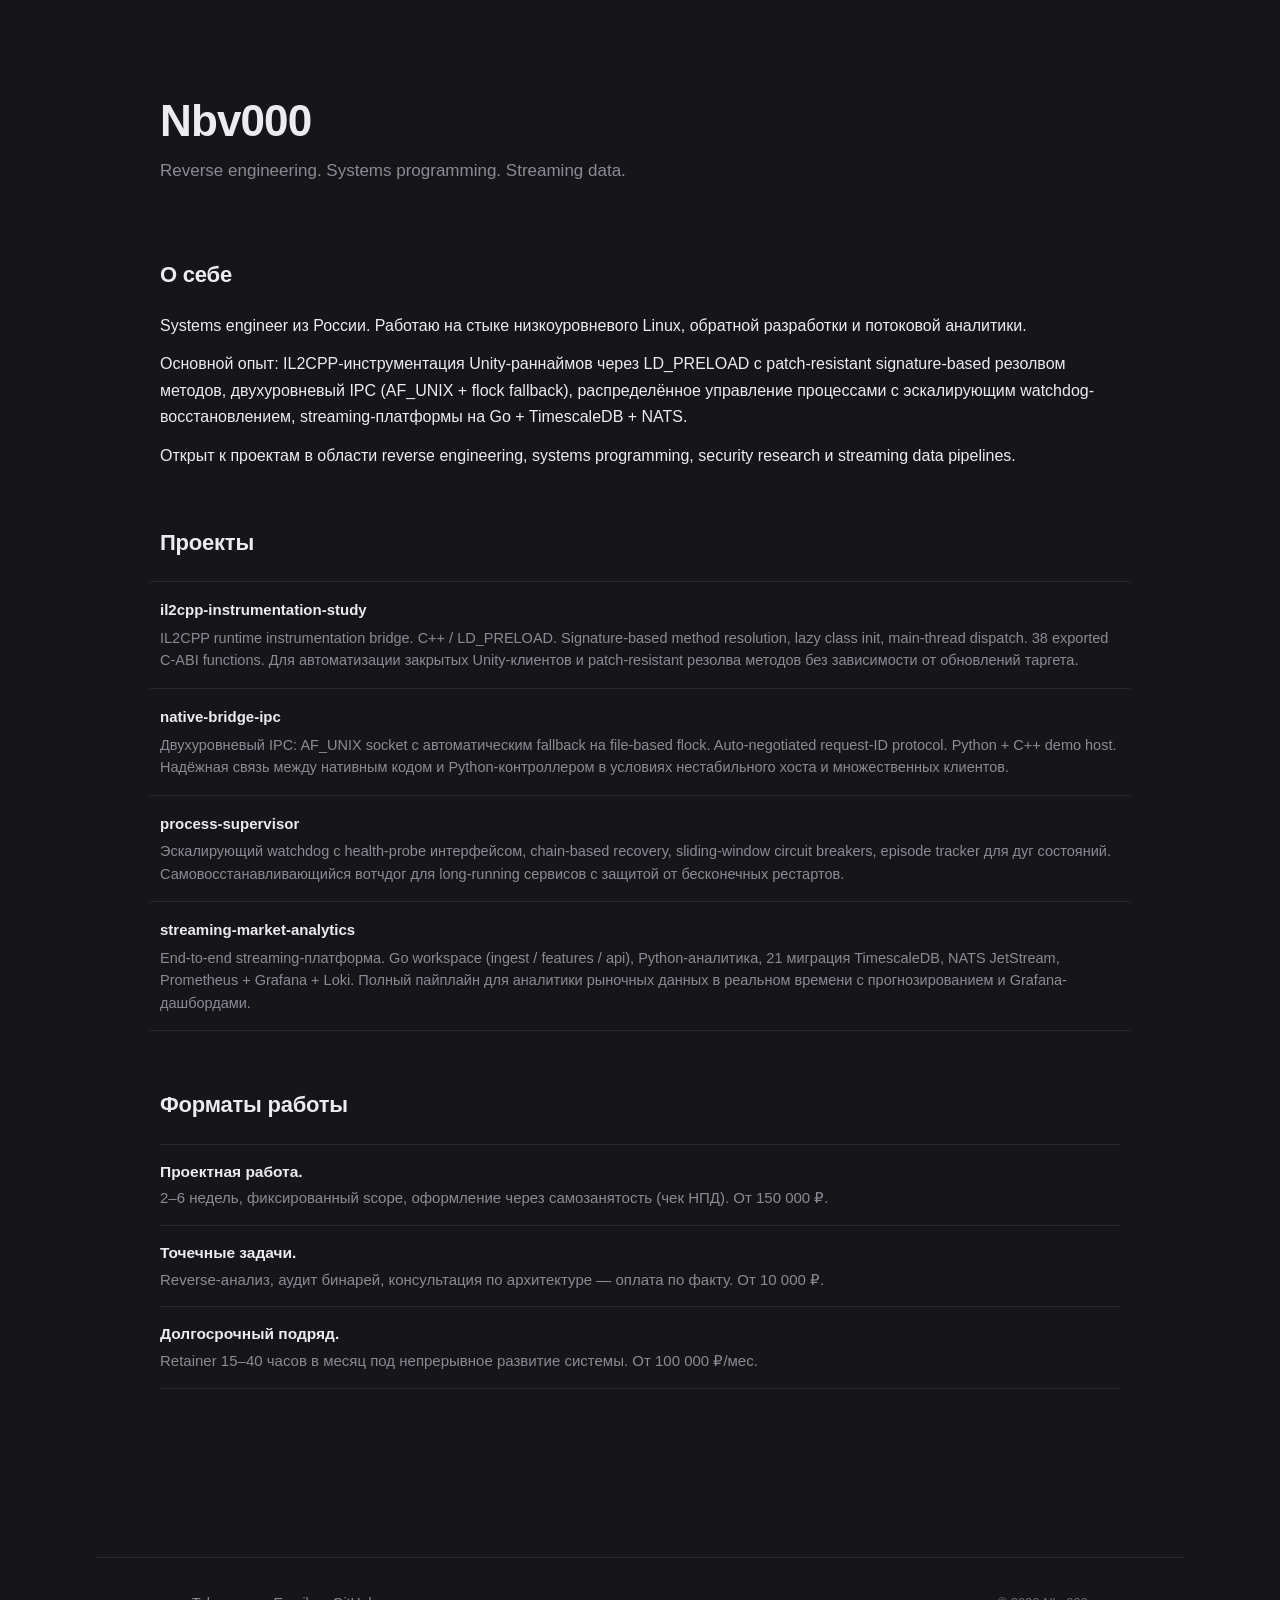
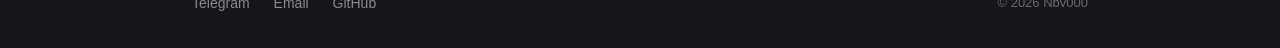
<file: index.html>
<!DOCTYPE html>
<html lang="ru">
<head>
<meta charset="UTF-8">
<meta name="viewport" content="width=device-width, initial-scale=1.0">
<title>Nbv000 — Reverse engineering, systems programming, streaming data</title>
<meta name="description" content="Nbv000 — reverse engineering, systems programming, streaming data. Проектная работа и точечные задачи.">
<meta property="og:title" content="Nbv000">
<meta property="og:description" content="Reverse engineering. Systems programming. Streaming data.">
<meta property="og:type" content="website">
<meta property="og:url" content="https://nbv000.su/">
<link rel="icon" href="/favicon.svg" type="image/svg+xml">
<link rel="stylesheet" href="/style.css">
</head>
<body>

<main>

<header class="hero">
  <h1>Nbv000</h1>
  <p class="tagline">Reverse engineering. Systems programming. Streaming data.</p>
</header>

<section>
  <h2>О себе</h2>
  <p>Systems engineer из России. Работаю на стыке низкоуровневого Linux, обратной разработки и потоковой аналитики.</p>
  <p>Основной опыт: IL2CPP-инструментация Unity-раннаймов через LD_PRELOAD с patch-resistant signature-based резолвом методов, двухуровневый IPC (AF_UNIX + flock fallback), распределённое управление процессами с эскалирующим watchdog-восстановлением, streaming-платформы на Go + TimescaleDB + NATS.</p>
  <p>Открыт к проектам в области reverse engineering, systems programming, security research и streaming data pipelines.</p>
</section>

<section>
  <h2>Проекты</h2>

  <a class="project" href="https://github.com/Nbv000/il2cpp-instrumentation-study">
    <div class="project-name">il2cpp-instrumentation-study</div>
    <div class="project-desc">IL2CPP runtime instrumentation bridge. C++ / LD_PRELOAD. Signature-based method resolution, lazy class init, main-thread dispatch. 38 exported C-ABI functions. Для автоматизации закрытых Unity-клиентов и patch-resistant резолва методов без зависимости от обновлений таргета.</div>
  </a>

  <a class="project" href="https://github.com/Nbv000/native-bridge-ipc">
    <div class="project-name">native-bridge-ipc</div>
    <div class="project-desc">Двухуровневый IPC: AF_UNIX socket с автоматическим fallback на file-based flock. Auto-negotiated request-ID protocol. Python + C++ demo host. Надёжная связь между нативным кодом и Python-контроллером в условиях нестабильного хоста и множественных клиентов.</div>
  </a>

  <a class="project" href="https://github.com/Nbv000/process-supervisor">
    <div class="project-name">process-supervisor</div>
    <div class="project-desc">Эскалирующий watchdog с health-probe интерфейсом, chain-based recovery, sliding-window circuit breakers, episode tracker для дуг состояний. Самовосстанавливающийся вотчдог для long-running сервисов с защитой от бесконечных рестартов.</div>
  </a>

  <a class="project" href="https://github.com/Nbv000/streaming-market-analytics">
    <div class="project-name">streaming-market-analytics</div>
    <div class="project-desc">End-to-end streaming-платформа. Go workspace (ingest / features / api), Python-аналитика, 21 миграция TimescaleDB, NATS JetStream, Prometheus + Grafana + Loki. Полный пайплайн для аналитики рыночных данных в реальном времени с прогнозированием и Grafana-дашбордами.</div>
  </a>
</section>

<section>
  <h2>Форматы работы</h2>
  <ul class="formats">
    <li><strong>Проектная работа.</strong> 2–6 недель, фиксированный scope, оформление через самозанятость (чек НПД). От 150 000 ₽.</li>
    <li><strong>Точечные задачи.</strong> Reverse-анализ, аудит бинарей, консультация по архитектуре — оплата по факту. От 10 000 ₽.</li>
    <li><strong>Долгосрочный подряд.</strong> Retainer 15–40 часов в месяц под непрерывное развитие системы. От 100 000 ₽/мес.</li>
  </ul>
</section>

</main>

<footer>
  <div class="footer-inner">
    <ul class="footer-contacts">
      <li><a href="https://t.me/Nbv000">Telegram</a></li>
      <li><a href="mailto:tpoedushkin@mail.ru">Email</a></li>
      <li><a href="https://github.com/Nbv000">GitHub</a></li>
    </ul>
    <div class="footer-copy">© 2026 Nbv000</div>
  </div>
</footer>

</body>
</html>
</file>
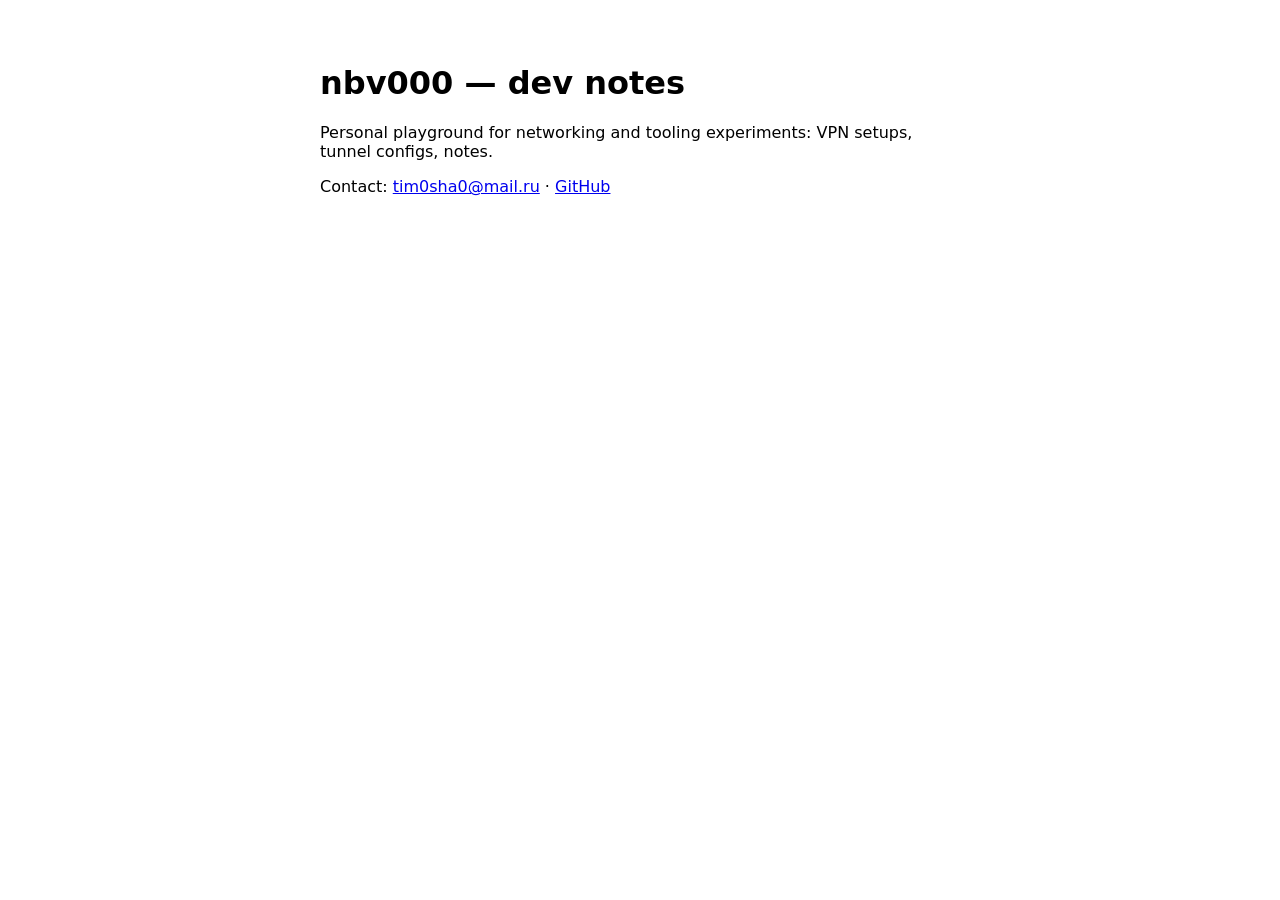
<file: nbv000.html>
<!doctype html>
<html lang="en">
<head><meta charset="utf-8"><meta name="viewport" content="width=device-width,initial-scale=1"><title>nbv000 — dev notes</title></head>
<body style="font-family:system-ui;max-width:640px;margin:4rem auto;padding:0 1rem">
<h1>nbv000 — dev notes</h1>
<p>Personal playground for networking and tooling experiments: VPN setups, tunnel configs, notes.</p>
<p>Contact: <a href="mailto:tim0sha0@mail.ru">tim0sha0@mail.ru</a> · <a href="https://github.com/Nbv000">GitHub</a></p>
</body>
</html>
</file>
<file: style.css>
:root {
  --bg: #16161A;
  --text: #ECECEE;
  --text-muted: #8A8A94;
  --text-dim: #6A6A72;
  --border: #26262C;
  --hover: #1D1D22;
}

* { box-sizing: border-box; margin: 0; padding: 0; }

html { -webkit-font-smoothing: antialiased; -moz-osx-font-smoothing: grayscale; }

body {
  font-family: -apple-system, BlinkMacSystemFont, "Segoe UI", Roboto, "Helvetica Neue", Arial, sans-serif;
  font-size: 16px;
  line-height: 1.65;
  color: var(--text);
  background: var(--bg);
  padding: 0 96px;
}

main {
  max-width: 960px;
  margin: 0 auto;
  padding: 96px 0 48px;
}

/* Hero */

.hero { margin-bottom: 72px; }

h1 {
  font-size: 44px;
  font-weight: 700;
  letter-spacing: -0.02em;
  line-height: 1.15;
  margin-bottom: 10px;
}

.tagline {
  font-size: 17px;
  color: var(--text-muted);
  font-weight: 400;
}

/* Sections */

section { margin-bottom: 56px; }

h2 {
  font-size: 22px;
  font-weight: 600;
  color: var(--text);
  margin-bottom: 20px;
  letter-spacing: -0.01em;
}

section p {
  color: var(--text);
  margin-bottom: 12px;
  font-size: 16px;
}

section p:last-child { margin-bottom: 0; }

/* Projects */

.project {
  display: block;
  text-decoration: none;
  color: inherit;
  padding: 16px 12px;
  margin: 0 -12px;
  border-radius: 4px;
  transition: background-color 0.12s ease;
  border-top: 1px solid var(--border);
}

.project:hover { background-color: var(--hover); }

.project:last-child { border-bottom: 1px solid var(--border); }

.project-name {
  font-size: 15px;
  font-weight: 600;
  color: var(--text);
  margin-bottom: 4px;
}

.project-desc {
  color: var(--text-muted);
  font-size: 14.5px;
  line-height: 1.55;
}

/* Formats */

.formats { list-style: none; }

.formats li {
  padding: 14px 0;
  border-top: 1px solid var(--border);
  color: var(--text-muted);
  font-size: 15px;
}

.formats li:last-child { border-bottom: 1px solid var(--border); }

.formats strong {
  color: var(--text);
  font-weight: 600;
  display: block;
  margin-bottom: 2px;
  font-size: 15.5px;
}

/* Footer */

footer {
  border-top: 1px solid var(--border);
  padding: 32px 96px;
  margin-top: 64px;
}

.footer-inner {
  max-width: 960px;
  margin: 0 auto;
  display: flex;
  align-items: center;
  justify-content: space-between;
  gap: 24px;
}

.footer-contacts {
  list-style: none;
  display: flex;
  gap: 24px;
}

.footer-contacts a {
  color: var(--text-muted);
  text-decoration: none;
  font-size: 14px;
  border-bottom: 1px solid transparent;
  transition: color 0.15s ease, border-color 0.15s ease;
}

.footer-contacts a:hover {
  color: var(--text);
  border-bottom-color: var(--text-muted);
}

.footer-copy {
  color: var(--text-dim);
  font-size: 13px;
}

/* Responsive */

@media (max-width: 900px) {
  body { padding: 0 48px; }
  footer { padding: 32px 48px; }
}

@media (max-width: 600px) {
  body { padding: 0 20px; font-size: 15.5px; }
  main { padding: 64px 0 32px; }
  h1 { font-size: 34px; }
  .tagline { font-size: 15.5px; }
  .hero { margin-bottom: 56px; }
  section { margin-bottom: 48px; }
  h2 { font-size: 20px; }
  .project { margin: 0; padding: 14px 0; }
  footer { padding: 24px 20px; }
  .footer-inner {
    flex-direction: column;
    align-items: flex-start;
    gap: 12px;
  }
  .footer-contacts { gap: 20px; }
}
</file>
